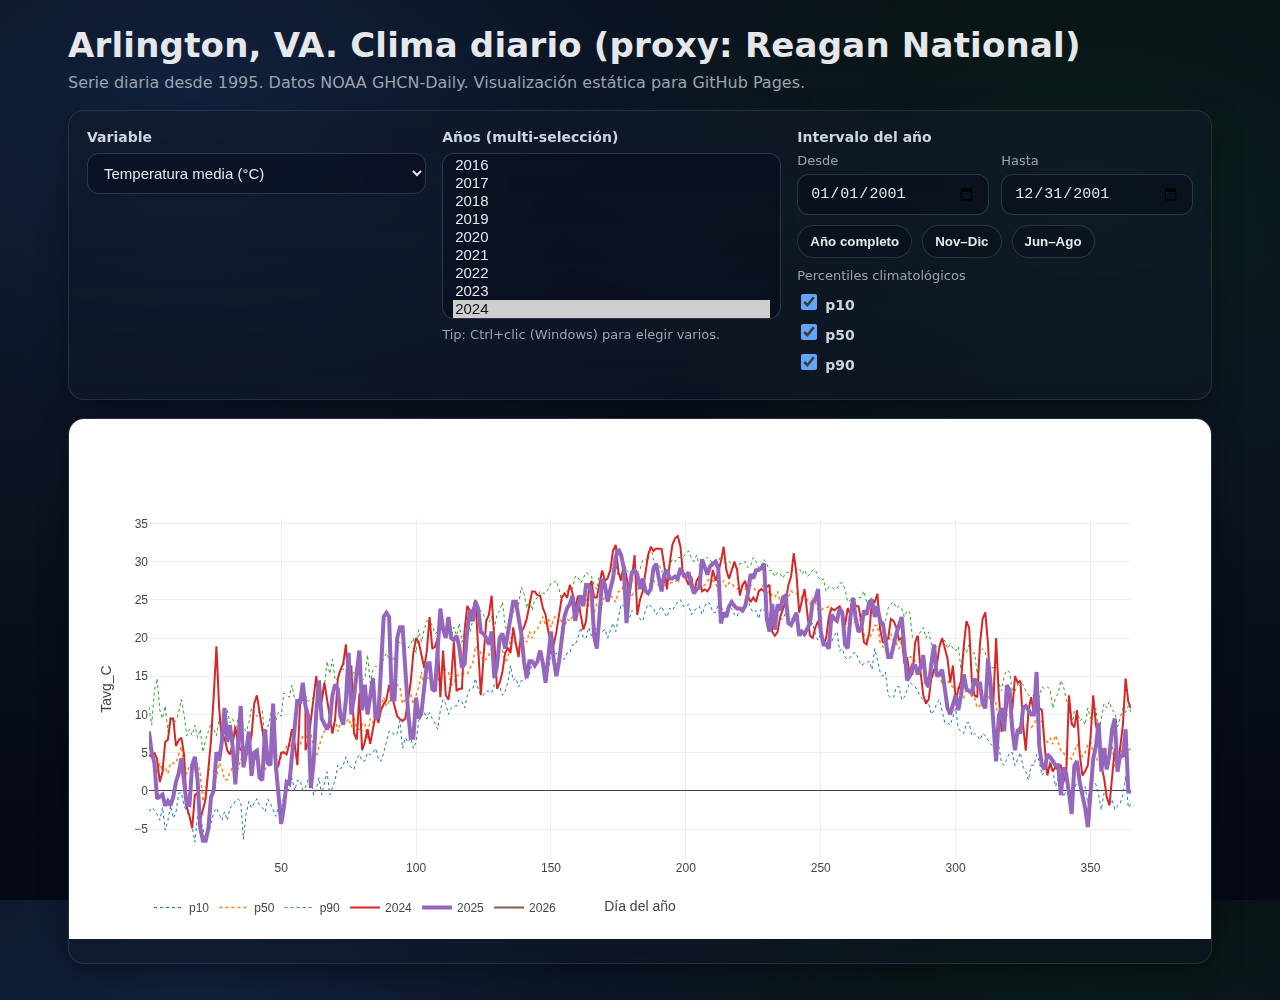
<file: index.html>
<!doctype html>
<html lang="es">
<head>
  <meta charset="utf-8" />
  <meta name="viewport" content="width=device-width,initial-scale=1" />
  <title>Arlington VA. Clima diario (NOAA)</title>
  <link rel="stylesheet" href="style.css" />
  <script src="https://cdn.plot.ly/plotly-2.30.0.min.js"></script>
</head>
<body>
  <div class="container">
    <header>
      <h1>Arlington, VA. Clima diario (proxy: Reagan National)</h1>
      <p class="subtitle">Serie diaria desde 1995. Datos NOAA GHCN‑Daily. Visualización estática para GitHub Pages.</p>
    </header>

    <section class="controls">
      <div class="control">
        <label for="metric">Variable</label>
        <select id="metric">
          <option value="Tavg_C">Temperatura media (°C)</option>
          <option value="Tmin_C">Temperatura mínima (°C)</option>
          <option value="Tmax_C">Temperatura máxima (°C)</option>
          <option value="PRCP_mm">Precipitación (mm)</option>
          <option value="SNOW_mm">Nieve (mm)</option>
          <option value="SNWD_mm">Profundidad de nieve (mm)</option>
        </select>
      </div>

      <div class="control">
        <label for="years">Años (multi‑selección)</label>
        <select id="years" multiple size="8"></select>
        <div class="hint">Tip: Ctrl+clic (Windows) para elegir varios.</div>
      </div>

      <div class="control">
        <label>Intervalo del año</label>
        <div class="row">
          <div class="subcontrol">
            <span class="subtle">Desde</span>
            <input type="date" id="startDate" min="2001-01-01" max="2001-12-31" value="2001-01-01" />
          </div>
          <div class="subcontrol">
            <span class="subtle">Hasta</span>
            <input type="date" id="endDate" min="2001-01-01" max="2001-12-31" value="2001-12-31" />
          </div>
        </div>

        <div class="quick">
          <button type="button" class="btn" id="btnFull">Año completo</button>
          <button type="button" class="btn" id="btnNovDec">Nov–Dic</button>
          <button type="button" class="btn" id="btnJJA">Jun–Ago</button>
        </div>

        <div class="subtle" style="margin-top:10px;">Percentiles climatológicos</div>
        <label class="checkbox"><input type="checkbox" id="p10" checked /> p10</label>
        <label class="checkbox"><input type="checkbox" id="p50" checked /> p50</label>
        <label class="checkbox"><input type="checkbox" id="p90" checked /> p90</label>
        <div class="hint" id="pctlNote"></div>
      </div>
    </section>

    <section class="chart">
      <div id="plot" class="plot"></div>
      <div class="footnote" id="footnote"></div>
    </section>
  </div>

  <script src="app.js"></script>
</body>
</html>
</file>
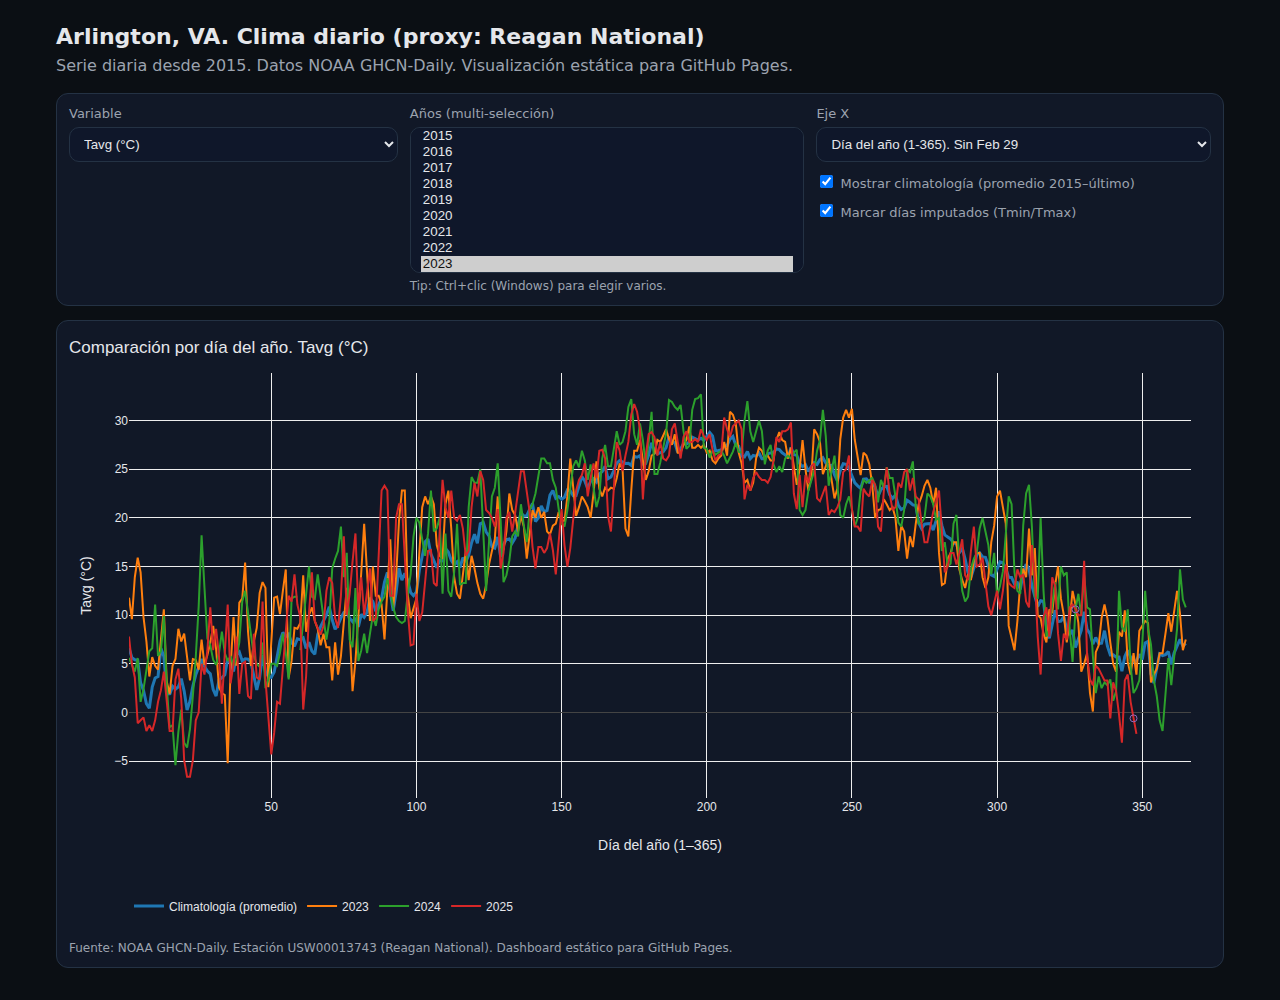
<file: dashboard_site/index.html>
<!doctype html>
<html lang="es">
<head>
  <meta charset="utf-8" />
  <meta name="viewport" content="width=device-width,initial-scale=1" />
  <title>Arlington VA. Clima diario (NOAA)</title>
  <link rel="stylesheet" href="style.css" />
  <script src="https://cdn.plot.ly/plotly-2.30.0.min.js"></script>
</head>
<body>
  <div class="container">
    <header>
      <h1>Arlington, VA. Clima diario (proxy: Reagan National)</h1>
      <p class="subtitle">Serie diaria desde 2015. Datos NOAA GHCN-Daily. Visualización estática para GitHub Pages.</p>
    </header>

    <section class="controls">
      <div class="control">
        <label for="metric">Variable</label>
        <select id="metric">
          <option value="Tavg_C">Tavg (°C)</option>
          <option value="Tmin_C">Tmin (°C)</option>
          <option value="Tmax_C">Tmax (°C)</option>
          <option value="PRCP_mm">PRCP (mm)</option>
          <option value="SNOW_mm">SNOW (mm)</option>
          <option value="SNWD_mm">SNWD (mm)</option>
        </select>
      </div>

      <div class="control">
        <label for="years">Años (multi-selección)</label>
        <select id="years" multiple size="8"></select>
        <div class="hint">Tip: Ctrl+clic (Windows) para elegir varios.</div>
      </div>

      <div class="control">
        <label for="doyMode">Eje X</label>
        <select id="doyMode">
          <option value="365" selected>Día del año (1-365). Sin Feb 29</option>
          <option value="366">Día del año (1-366). Con Feb 29</option>
        </select>
        <label class="checkbox">
          <input type="checkbox" id="showClim" checked />
          Mostrar climatología (promedio 2015–último)
        </label>
        <label class="checkbox">
          <input type="checkbox" id="showImputed" checked />
          Marcar días imputados (Tmin/Tmax)
        </label>
      </div>
    </section>

    <section class="chart">
      <div id="plot" class="plot"></div>
      <div class="footnote" id="footnote"></div>
    </section>
  </div>

  <script src="app.js"></script>
</body>
</html>
</file>
<file: style.css>
/* Arlington Weather Dashboard. Static site for GitHub Pages.
   Dark theme. Responsive layout. */

:root{
  --bg0: #070b12;
  --bg1: #0b1220;
  --panel: rgba(17,24,39,0.55);
  --panel2: rgba(17,24,39,0.35);
  --border: rgba(148,163,184,0.18);
  --text: #e5e7eb;
  --muted: #9ca3af;
  --accent: #60a5fa;
  --shadow: 0 10px 30px rgba(0,0,0,0.35);
  --radius: 16px;
}

*{ box-sizing:border-box; }

html, body{
  height: 100%;
}

body{
  margin: 0;
  font-family: system-ui, -apple-system, Segoe UI, Roboto, Helvetica, Arial, "Noto Sans", "Apple Color Emoji", "Segoe UI Emoji";
  color: var(--text);
  background:
    radial-gradient(1200px 700px at 15% 10%, rgba(59,130,246,0.18), transparent 60%),
    radial-gradient(900px 600px at 85% 20%, rgba(34,197,94,0.10), transparent 60%),
    linear-gradient(180deg, var(--bg0), var(--bg1) 55%, #050814);
}

.container{
  max-width: 1180px;
  margin: 0 auto;
  padding: 26px 18px 36px;
}

header h1{
  font-size: 34px;
  line-height: 1.15;
  margin: 0 0 8px 0;
  font-weight: 800;
  letter-spacing: 0.2px;
}

.subtitle{
  margin: 0 0 18px 0;
  color: var(--muted);
  font-size: 16px;
}

.controls{
  display: grid;
  grid-template-columns: 1.2fr 1.2fr 1.4fr;
  gap: 16px;
  padding: 18px;
  border: 1px solid var(--border);
  border-radius: var(--radius);
  background: linear-gradient(180deg, var(--panel), var(--panel2));
  box-shadow: var(--shadow);
  backdrop-filter: blur(10px);
}

.control label{
  display:block;
  font-weight: 700;
  margin-bottom: 8px;
  color: #cbd5e1;
  font-size: 14px;
}

select, input[type="date"]{
  width: 100%;
  border-radius: 12px;
  border: 1px solid rgba(148,163,184,0.25);
  background: rgba(2,6,23,0.35);
  color: var(--text);
  padding: 10px 12px;
  font-size: 15px;
  outline: none;
}

select:focus, input[type="date"]:focus{
  border-color: rgba(96,165,250,0.65);
  box-shadow: 0 0 0 3px rgba(96,165,250,0.15);
}

#years{
  height: auto;
  padding: 10px 10px;
}

.hint{
  margin-top: 8px;
  color: var(--muted);
  font-size: 13px;
}

.row{
  display:flex;
  gap: 12px;
  align-items: flex-end;
}

.subcontrol{
  flex: 1 1 0;
}

.subtle{
  display:block;
  color: var(--muted);
  font-size: 13px;
  margin-bottom: 6px;
}

.quick{
  display:flex;
  flex-wrap: wrap;
  gap: 10px;
  margin-top: 10px;
}

.btn{
  border: 1px solid rgba(148,163,184,0.22);
  background: rgba(2,6,23,0.28);
  color: var(--text);
  padding: 8px 12px;
  border-radius: 999px;
  font-weight: 650;
  cursor: pointer;
  transition: transform 0.04s ease, border-color 0.15s ease, background 0.15s ease;
}

.btn:hover{
  border-color: rgba(96,165,250,0.55);
  background: rgba(2,6,23,0.38);
}

.btn:active{
  transform: translateY(1px);
}

.checkbox{
  display:flex;
  align-items:center;
  gap: 8px;
  margin-top: 8px;
  color: var(--text);
  font-size: 14px;
}

.checkbox input{
  width: 16px;
  height: 16px;
  accent-color: var(--accent);
}

.md{
  display:flex;
  gap: 8px;
}

.md select{
  min-width: 92px;
}

.chart{
  margin-top: 18px;
  border: 1px solid var(--border);
  border-radius: var(--radius);
  background: linear-gradient(180deg, var(--panel), var(--panel2));
  box-shadow: var(--shadow);
  backdrop-filter: blur(10px);
  overflow: hidden;
}

.plot{
  width: 100%;
  min-height: 520px;
}

.footnote{
  padding: 10px 14px 14px;
  color: var(--muted);
  font-size: 13px;
}

@media (max-width: 980px){
  .controls{
    grid-template-columns: 1fr;
  }
  header h1{
    font-size: 28px;
  }
  .plot{
    min-height: 460px;
  }
}
</file>
<file: dashboard_site/style.css>
:root{
  --bg:#0b0f14;
  --panel:#111827;
  --text:#e5e7eb;
  --muted:#9ca3af;
  --border:#243244;
  --accent:#60a5fa;
}

*{box-sizing:border-box}
body{
  margin:0;
  background:var(--bg);
  color:var(--text);
  font-family: ui-sans-serif, system-ui, -apple-system, Segoe UI, Roboto, Arial, "Noto Sans", "Liberation Sans", sans-serif;
}
.container{
  max-width:1200px;
  margin:0 auto;
  padding:18px 16px 32px;
}
header h1{margin:6px 0 6px; font-size:22px}
.subtitle{margin:0 0 16px; color:var(--muted); line-height:1.35}

.controls{
  display:grid;
  grid-template-columns: 1fr 1.2fr 1.2fr;
  gap:12px;
  padding:12px;
  background:var(--panel);
  border:1px solid var(--border);
  border-radius:12px;
}
.control label{display:block; font-size:13px; color:var(--muted); margin-bottom:6px}
select{
  width:100%;
  padding:8px 10px;
  border-radius:10px;
  border:1px solid var(--border);
  background:#0f172a;
  color:var(--text);
}
.hint{margin-top:6px; font-size:12px; color:var(--muted)}
.checkbox{
  display:flex;
  align-items:center;
  gap:8px;
  margin-top:10px;
  font-size:13px;
  color:var(--muted);
}
.chart{
  margin-top:14px;
  padding:12px;
  background:var(--panel);
  border:1px solid var(--border);
  border-radius:12px;
}
.plot{width:100%; height:600px}
.footnote{margin-top:8px; font-size:12px; color:var(--muted)}
@media (max-width: 980px){
  .controls{grid-template-columns:1fr}
  .plot{height:520px}
}
</file>
